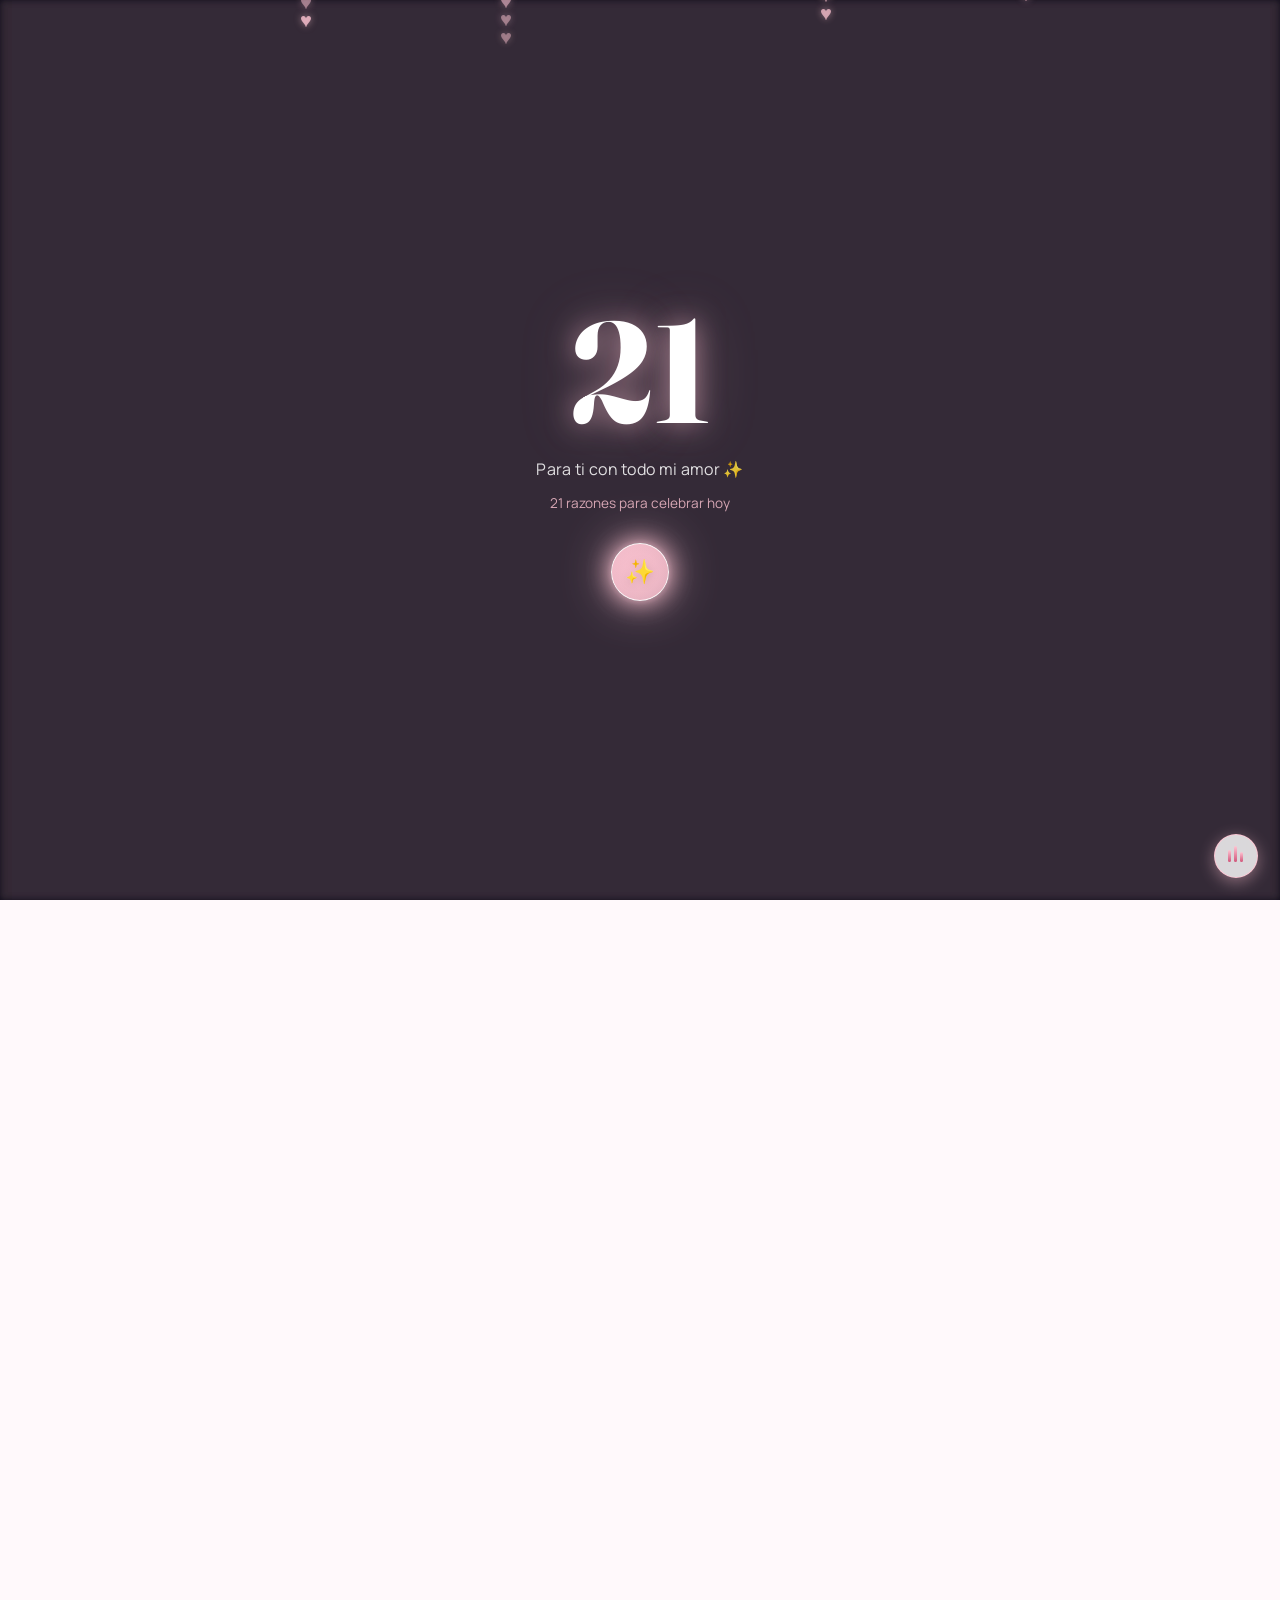
<file: index.html>
<!DOCTYPE html>
<html lang="es">

<head>
  <meta charset="UTF-8">
  <meta name="viewport" content="width=device-width, initial-scale=1.0, viewport-fit=cover">
  <title>Feliz Cumpleaños Edith 🎂</title>

  <!-- Google Fonts -->
  <link rel="preconnect" href="https://fonts.googleapis.com">
  <link rel="preconnect" href="https://fonts.gstatic.com" crossorigin>
  <link
    href="https://fonts.googleapis.com/css2?family=Caveat:wght@500;600;700&family=Cormorant+Garamond:ital,wght@0,400;0,500;1,400&family=Fraunces:ital,wght@0,400;0,500;0,600;0,700;1,500;1,600&family=Fredoka:wght@600;700&family=Manrope:wght@400;500;600;700;800&family=Noto+Color+Emoji&display=swap"
    rel="stylesheet">

  <!-- Estilos CSS Modularizados -->
  <link rel="stylesheet" href="css/style.css">
</head>

<body class="locked">

  <!-- ============================================================
       PANTALLA DE CARGA (LOADER)
       ============================================================ -->
  <div id="loading-screen">
    <canvas id="matrix-canvas" aria-hidden="true"></canvas>
    <div class="loading-content">
      <div class="loading-number" id="loading-number">0</div>
      <p class="loading-label" id="loading-label">Preparando tu sorpresa…</p>
      <p class="loading-sub">21 razones para celebrar hoy</p>
      <button type="button" class="enter-btn enter-btn--icon" id="enter-btn" aria-label="Entrar a tu sorpresa">
        <span class="enter-btn-glow" aria-hidden="true"></span>
        <span class="enter-icon" aria-hidden="true">✨</span>
      </button>
      <button type="button" class="skip-btn" id="skip-btn">Saltar</button>
    </div>
  </div>

  <!-- ============================================================
       SITIO PRINCIPAL
       ============================================================ -->
  <!-- Lienzo de partículas interactivas de fondo -->
  <canvas id="particles-canvas" aria-hidden="true"></canvas>

  <div id="site">

    <!-- 1. HERO (Sección principal con stickers decorativos) -->
    <section class="hero" id="hero">

      <!-- Contenedor de efectos y confeti ambiental exclusivo del Hero -->
      <div class="hero-fx-container" id="hero-fx-container" aria-hidden="true">
        <canvas id="hero-ambient-canvas" class="hero-ambient-canvas"></canvas>
      </div>

      <!-- ============================================================
           MÁRGENES LATERALES INTERACTIVOS (COLLAGE DE STICKERS EN HERO)
           ============================================================ -->
      <!-- Lateral Izquierdo (7 Personajes) -->
      <aside class="sticker-margin sticker-margin--left" id="margin-left" aria-label="Personajes decorativos izquierda">
        <button type="button" class="sticker-item" data-sound="minion" aria-label="Minion">
          <img src="assets/Personajes/minion.png" alt="Minion" class="sticker-img">
        </button>
        <button type="button" class="sticker-item" data-sound="tifa" aria-label="Tifa">
          <img src="assets/Personajes/tifa.png" alt="Tifa" class="sticker-img">
        </button>
        <button type="button" class="sticker-item" data-sound="jin" aria-label="Jin">
          <img src="assets/Personajes/jin.png" alt="Jin" class="sticker-img">
        </button>
        <button type="button" class="sticker-item" data-sound="annie" aria-label="Annie">
          <img src="assets/Personajes/annie.png" alt="Annie" class="sticker-img">
        </button>
        <button type="button" class="sticker-item" data-sound="pim-gorro" aria-label="Pim con gorro">
          <img src="assets/Personajes/pim-gorro.png" alt="Pim con gorro" class="sticker-img sticker-img--pim">
        </button>
        <button type="button" class="sticker-item" data-sound="tommy" aria-label="Tommy">
          <img src="assets/Personajes/tommy.png" alt="Tommy" class="sticker-img">
        </button>
        <button type="button" class="sticker-item sticker-item--bottom-pinned" data-sound="yakuza" aria-label="Yakuza">
          <img src="assets/Personajes/yakuza.png" alt="Yakuza" class="sticker-img">
        </button>
      </aside>

      <!-- Lateral Derecho (7 Personajes) -->
      <aside class="sticker-margin sticker-margin--right" id="margin-right" aria-label="Personajes decorativos derecha">
        <button type="button" class="sticker-item" data-sound="gyro" aria-label="Gyro">
          <img src="assets/Personajes/gyro.png" alt="Gyro" class="sticker-img">
        </button>
        <button type="button" class="sticker-item" data-sound="ash" aria-label="Ash">
          <img src="assets/Personajes/ash.png" alt="Ash" class="sticker-img">
        </button>
        <button type="button" class="sticker-item" data-sound="bruno" aria-label="Bruno">
          <img src="assets/Personajes/bruno.png" alt="Bruno" class="sticker-img">
        </button>
        <button type="button" class="sticker-item" data-sound="clark" aria-label="Clark">
          <img src="assets/Personajes/clark.png" alt="Clark" class="sticker-img">
        </button>
        <button type="button" class="sticker-item" data-sound="hamudd" aria-label="Hamudd">
          <img src="assets/Personajes/hamudd.png" alt="Hamudd" class="sticker-img">
        </button>
        <button type="button" class="sticker-item" data-sound="noctis" aria-label="Noctis">
          <img src="assets/Personajes/noctis.png" alt="Noctis" class="sticker-img">
        </button>
        <button type="button" class="sticker-item sticker-item--bottom-pinned" data-sound="miku"
          aria-label="Hatsune Miku">
          <img src="assets/Personajes/miku.png" alt="Hatsune Miku" class="sticker-img">
        </button>
      </aside>

      <div class="hero-image-wrap">
        <div class="hero-surprise-aura" aria-hidden="true"></div>
        <img src="assets/mainetid.png" alt="Edith de pequeña" class="hero-img">
      </div>
      <span class="hero-heart" aria-hidden="true">♡</span>
      <h1 class="hero-title">
        <span class="hero-greeting">Feliz cumpleaños</span>
        <button type="button" class="hero-name-sticker-btn" id="heroNameStickerBtn" aria-label="Nombre: Edith"
          title="Edith ✨">
          <img src="assets/nombres edith/Edith.png" alt="Edith" id="heroNameStickerImg" class="hero-name-sticker-img"
            draggable="false" />
        </button>
      </h1>
      <p class="hero-sub">Felicitándo al amor de mi vida hoy en su día especial.</p>
      <span class="scroll-hint" aria-hidden="true"></span>
    </section>

    <!-- ÁREA CON MÁRGENES LATERALES VICHY (desde el Hero hasta el final) -->
    <div class="flanked-content" id="flanked-content">
      <!-- Columnas laterales con textura vichy -->
      <div class="side-flank-col side-flank-col--left" aria-hidden="true">
        <div class="side-flank"></div>
      </div>
      <div class="side-flank-col side-flank-col--right" aria-hidden="true">
        <div class="side-flank"></div>
      </div>

      <!-- 2. CARTA / SOBRE INTERACTIVO -->
      <section class="letter-section zone-stage" id="letter">

        <!-- Collage decorativo plano en los márgenes de Section 2 (La Carta) -->
        <div class="letter-collage" aria-label="Collage decorativo en márgenes de la carta">

          <!-- Margen lateral izquierdo (en desorden, dentro del margen) -->
          <div class="letter-collage-margin letter-collage-margin--left">
            <!-- 1. Yo (Esquina superior izquierda, no interactivo, sin salir de la sección) -->
            <div class="collage-item collage-item--yo-corner" title="Recuerdo especial">
              <img src="assets/collage section carta/yo left upper corner.jpg" alt="Foto recuerdo"
                class="collage-img collage-img--flat-photo" loading="lazy">
            </div>

            <!-- 2. Estrella verde (Acento flotante) -->
            <div class="collage-item collage-item--star" aria-hidden="true">
              <img src="assets/collage section carta/star green.png" alt="" class="collage-img" loading="lazy">
            </div>

            <!-- 3. Te amo -->
            <div class="collage-item collage-item--te-amo" aria-hidden="true">
              <img src="assets/collage section carta/te amo.png" alt="" class="collage-img" loading="lazy">
            </div>

            <!-- 4. Cute dibujo nosotros -->
            <div class="collage-item collage-item--cute-us" aria-hidden="true">
              <img src="assets/collage section carta/cute dibujo us.png" alt="" class="collage-img" loading="lazy">
            </div>

            <!-- 5. Búho tierno -->
            <div class="collage-item collage-item--owl" aria-hidden="true">
              <img src="assets/collage section carta/owl.png" alt="" class="collage-img" loading="lazy">
            </div>

            <!-- 6. Persona 3 Disk interactivo (reproduce Color Your Night) -->
            <button type="button" class="collage-item collage-item--persona-disk" id="personaDiskBtn"
              aria-label="Reproducir Color Your Night (Persona 3)" title="Persona 3: Color Your Night 🎵">
              <img src="assets/collage section carta/persona  3disk.png" alt="Disco Persona 3" class="collage-img" draggable="false">
            </button>

            <!-- 7. Flores (Esquina inferior izquierda) -->
            <div class="collage-item collage-item--flowers" aria-hidden="true">
              <img src="assets/collage section carta/flowers.png" alt="" class="collage-img" loading="lazy">
            </div>
          </div>

          <!-- Margen lateral derecho (en desorden, dentro del margen) -->
          <div class="letter-collage-margin letter-collage-margin--right">
            <!-- 8. Ella (Esquina superior derecha, foto plana) -->
            <div class="collage-item collage-item--ella-corner" title="Edith">
              <img src="assets/collage section carta/ella right lower corner.jpg" alt="Foto Edith"
                class="collage-img collage-img--flat-photo" loading="lazy">
            </div>

            <!-- 9. Mariposas (Acento flotante) -->
            <div class="collage-item collage-item--mariposas" aria-hidden="true">
              <img src="assets/collage section carta/mariposas.png" alt="" class="collage-img" loading="lazy">
            </div>

            <!-- 10. Happy Birthday -->
            <div class="collage-item collage-item--happy-bday" aria-hidden="true">
              <img src="assets/collage section carta/happy bday.png" alt="" class="collage-img" loading="lazy">
            </div>

            <!-- 11. Pastel interactivo (Cake Dots) [Único elemento interactivo con efecto al clickear] -->
            <button type="button" class="collage-item collage-item--cake" id="collageCakeBtn"
              aria-label="Pastel de cumpleaños" title="Pastel de cumpleaños ✨">
              <img src="assets/collage section carta/cake dots.png" alt="Pastel decorativo" class="collage-img"
                draggable="false">
            </button>

            <!-- 12. Signo de exclamación -->
            <div class="collage-item collage-item--exclamation" aria-hidden="true">
              <img src="assets/collage section carta/!.png" alt="" class="collage-img" loading="lazy">
            </div>

            <!-- 13. Sylvanian -->
            <div class="collage-item collage-item--sylvanian" aria-hidden="true">
              <img src="assets/collage section carta/sylvanian.png" alt="" class="collage-img" loading="lazy">
            </div>

            <!-- 14. 2026 -->
            <div class="collage-item collage-item--year" aria-hidden="true">
              <img src="assets/collage section carta/2026.png" alt="" class="collage-img" loading="lazy">
            </div>

            <!-- 15. Globos de cumpleaños (Esquina inferior derecha, invade la sección inferior) -->
            <div class="collage-item collage-item--balloons" aria-hidden="true">
              <img src="assets/collage section carta/baloons bday.png" alt="" class="collage-img" loading="lazy">
            </div>
          </div>

        </div>

        <div class="wrap envelope-wrap">
          <div class="section-head reveal-on-scroll">
            <h2>Una carta para ti</h2>

          </div>

          <div class="envelope-scene reveal-on-scroll" id="envelopeScene">
            <div class="envelope" id="envelope" tabindex="0" role="button" aria-expanded="false"
              aria-label="Abrir sobre para leer la carta">
              <div class="env-body"></div>

              <div class="letter" id="letterPaper">
                <div class="letter-paper-inner">
                  <span class="star s1" aria-hidden="true"></span>
                  <span class="star s2" aria-hidden="true"></span>
                  <span class="star s3" aria-hidden="true"></span>
                  <div class="letter-text" id="letterText">
                    <p class="letter-greeting">Mi querida Edith,</p>
                    <p>Hoy celebramos tus 21 años y todo lo maravilloso que traes a la vida de todos los que te amamos.
                      que un año más, sigues aquí con nosotros haciéndonos felices y sobre todo haciéndome feliz a mí.
                    </p>
                    <p>Agradezco a dios, agradezco a la vida al destino por habernos juntado, por haberme dado al amor
                      de mi vida y hoy quiero hacerle honor a esa persona que tanto adoro. Simplemente te mereces lo
                      mejor, porque tú eres lo mejor, eres una persona y una mujer maravillosa con un hermoso corazón, a
                      pesar de no ser las circunstancias perfectas, hoy deberías de estar feliz, de cumplir un año más y
                      de estar llena de amor, te amo kamila, te amo edith felicidades mi amor feliz cumpleaños te adoro
                      tanto, te deseo todo lo mejor del mundo ♡♡♡.</p>
                    <p class="letter-closing">Con todo mi cariño,</p>
                    <span class="letter-signature">Felices 21 ✨</span>
                  </div>
                </div>
              </div>

              <div class="env-flap"></div>

              <div class="seal" aria-hidden="true">
                <svg viewBox="0 0 100 100">
                  <circle cx="50" cy="50" r="46" fill="#f4ede2" />
                  <circle cx="50" cy="50" r="46" fill="none" stroke="#d5c8b2" stroke-width="2" />
                  <path d="M50 20 C 46 32, 34 34, 30 44 C 40 42, 46 46, 48 54
                           C 44 62, 34 64, 32 74 C 44 70, 52 72, 56 80
                           C 58 68, 66 64, 70 56 C 60 58, 54 52, 54 44
                           C 62 40, 66 30, 62 22 C 56 30, 50 30, 50 20 Z" fill="none" stroke="#bda88b"
                    stroke-width="1.8" />
                </svg>
              </div>
            </div>

            <p class="letter-hint" id="envelope-hint">Abre el sobre</p>
            <button class="close-btn" id="closeBtn" type="button" aria-label="Cerrar la carta">✕</button>
          </div>
        </div>
      </section>

      <!-- Separador decorativo entre Zona 2 y Zona 3 -->
      <div class="zone-divider" aria-hidden="true">
        <span class="zone-divider-line"></span>
        <span class="zone-divider-symbol">✧</span>
        <span class="zone-divider-line"></span>
      </div>

      <!-- SVG gradiente reutilizable para el trazo animado -->
      <svg width="0" height="0" class="visually-hidden" aria-hidden="true">
        <defs>
          <linearGradient id="pj-underline-grad" x1="0%" y1="0%" x2="100%" y2="0%">
            <stop offset="0%" stop-color="#FFC5D3" />
            <stop offset="100%" stop-color="#96C6E0" />
          </linearGradient>
        </defs>
      </svg>

      <!-- 3. COMPARACIÓN FOTOGRÁFICA / CRECIMIENTO -->
      <section class="growth-section zone-stage" id="growth">
        <div class="growth-wrap">
          <div class="growth-grid">

            <!-- Deslizador: Edith de niña -->
            <div class="growth-slider-col growth-left reveal-on-scroll">
              <div class="growth-frame-glow">
                <div class="growth-frame" id="sliderNina"></div>
              </div>
            </div>

            <!-- Columna central de texto emotivo -->
            <div class="growth-text-col reveal-on-scroll" id="textCol">
              <p class="growth-eyebrow-line">El mismo <span class="growth-grad-word">corazón</span> tan puro</p>
              <p class="growth-note-text">Desde siempre fuiste una niña muy tímida y linda, has crecido y te has
                convertido en una mujer hermosa, con ese <span class="growth-highlight">corazón tan puro<svg
                    viewBox="0 0 140 9" aria-hidden="true">
                    <path d="M2 6 Q 35 1, 70 5 T 138 4" />
                  </svg></span> y lindo que estoy seguro que siempre has tenido, sigue siendo así, sigue siendo esa
                mujer, jamás pierdas ese corazón tan lindo que tienes, desde tus 19 años que nos conocimos ahora ya a
                tus 21 solo espero poder seguir haciéndote feliz, toda la vida. Todos te amamos demasiado, eres una
                persona fascinante, ¡Feliz cumpleaños, mi Kami, mi Edith, mi preciosa mujer!</p>
            </div>

            <!-- Deslizador: Edith hoy -->
            <div class="growth-slider-col growth-right reveal-on-scroll">
              <div class="growth-frame-glow">
                <div class="growth-frame" id="sliderHoy"></div>
              </div>
            </div>

          </div>
        </div>
      </section>

      <!-- Separador decorativo entre Zona 3 y Zona 4 -->
      <div class="zone-divider" aria-hidden="true">
        <span class="zone-divider-line"></span>
        <span class="zone-divider-symbol">✧</span>
        <span class="zone-divider-line"></span>
      </div>

      <!-- 4. GALERÍA DE RECUERDOS -->
      <section class="gallery-section zone-stage" id="gallery">
        <div class="wrap gallery-wrap">
          <div class="section-head reveal-on-scroll">
            <h2>Mis momentos a tu lado</h2>
            <p id="gallery-subhead">Ocho instantes inolvidables ✨</p>
          </div>

          <!-- Banner interactivo de progreso y modo nostalgia -->
          <div class="gallery-memory-header" id="gallery-memory-header" aria-live="polite">
            <div class="gallery-progress-badge" id="gallery-progress-badge">
              <span class="gallery-progress-icon">✨</span>
              <span class="gallery-progress-text" id="gallery-progress-text">Voltea las 8 tarjetas para descubrir una
                sorpresa (0/8)</span>
            </div>
            <div class="memory-reel-banner" id="memory-reel-banner" aria-hidden="true">
              <span class="memory-reel-pill" id="memory-reel-pill">Capítulo de recuerdos</span>
              <h3 class="memory-reel-title" id="memory-reel-title">Reviviendo nuestros momentos…</h3>
              <p class="memory-reel-subtitle" id="memory-reel-subtitle">Un viaje por todo lo que hemos compartido</p>
            </div>
          </div>

          <div class="gallery-grid" id="gallery-grid">
            <!-- Las tarjetas se generan dinámicamente desde js/config.js y js/gallery.js -->
          </div>
        </div>
      </section>

      <!-- Separador decorativo entre Zona 4 y Zona 5 -->
      <div class="zone-divider" aria-hidden="true">
        <span class="zone-divider-line"></span>
        <span class="zone-divider-symbol">✧</span>
        <span class="zone-divider-line"></span>
      </div>

      <!-- 5. DESEO / VELAS / PASTEL -->
      <section class="wish-section zone-stage" id="wish">
        <div class="wrap" style="display:flex; flex-direction:column; align-items:center;">
          <div class="section-head reveal-on-scroll">
            <h2>Pide un deseo</h2>
            <p>Pide un deseo y apaga cada vela</p>
          </div>

          <div class="cake-scene reveal-on-scroll">
            <div class="cake-watermark" aria-hidden="true">21</div>
            <div class="cake-candles" id="cake-candles" aria-label="21 velas de cumpleaños">
              <div class="candles-row candles-row--back">
                <div class="candle candle--pink" tabindex="0" role="button" aria-label="Apagar vela 1">
                  <div class="flame"></div>
                </div>
                <div class="candle candle--blue" tabindex="0" role="button" aria-label="Apagar vela 2">
                  <div class="flame"></div>
                </div>
                <div class="candle candle--gold" tabindex="0" role="button" aria-label="Apagar vela 3">
                  <div class="flame"></div>
                </div>
                <div class="candle candle--lilac" tabindex="0" role="button" aria-label="Apagar vela 4">
                  <div class="flame"></div>
                </div>
                <div class="candle candle--mint" tabindex="0" role="button" aria-label="Apagar vela 5">
                  <div class="flame"></div>
                </div>
                <div class="candle candle--pink" tabindex="0" role="button" aria-label="Apagar vela 6">
                  <div class="flame"></div>
                </div>
                <div class="candle candle--blue" tabindex="0" role="button" aria-label="Apagar vela 7">
                  <div class="flame"></div>
                </div>
                <div class="candle candle--gold" tabindex="0" role="button" aria-label="Apagar vela 8">
                  <div class="flame"></div>
                </div>
                <div class="candle candle--lilac" tabindex="0" role="button" aria-label="Apagar vela 9">
                  <div class="flame"></div>
                </div>
                <div class="candle candle--mint" tabindex="0" role="button" aria-label="Apagar vela 10">
                  <div class="flame"></div>
                </div>
                <div class="candle candle--pink" tabindex="0" role="button" aria-label="Apagar vela 11">
                  <div class="flame"></div>
                </div>
              </div>
              <div class="candles-row candles-row--front">
                <div class="candle candle--blue" tabindex="0" role="button" aria-label="Apagar vela 12">
                  <div class="flame"></div>
                </div>
                <div class="candle candle--gold" tabindex="0" role="button" aria-label="Apagar vela 13">
                  <div class="flame"></div>
                </div>
                <div class="candle candle--lilac" tabindex="0" role="button" aria-label="Apagar vela 14">
                  <div class="flame"></div>
                </div>
                <div class="candle candle--mint" tabindex="0" role="button" aria-label="Apagar vela 15">
                  <div class="flame"></div>
                </div>
                <div class="candle candle--pink" tabindex="0" role="button" aria-label="Apagar vela 16">
                  <div class="flame"></div>
                </div>
                <div class="candle candle--blue" tabindex="0" role="button" aria-label="Apagar vela 17">
                  <div class="flame"></div>
                </div>
                <div class="candle candle--gold" tabindex="0" role="button" aria-label="Apagar vela 18">
                  <div class="flame"></div>
                </div>
                <div class="candle candle--lilac" tabindex="0" role="button" aria-label="Apagar vela 19">
                  <div class="flame"></div>
                </div>
                <div class="candle candle--mint" tabindex="0" role="button" aria-label="Apagar vela 20">
                  <div class="flame"></div>
                </div>
                <div class="candle candle--gold" tabindex="0" role="button" aria-label="Apagar vela 21">
                  <div class="flame"></div>
                </div>
              </div>
            </div>
            <div class="cake-body" id="cake-body">
              <div class="cake-frosting" aria-hidden="true"></div>
              <div class="cake-tier"></div>
            </div>
          </div>
          <p class="wish-hint" id="wish-hint">Faltan 21 velas por apagar</p>

          <div class="wish-message" id="wish-message">
            <span class="wish-badge-celebration" aria-hidden="true">✦ ¡21 Deseos Cumplidos! ✦</span>
            <p>¡Feliz cumpleaños número 21, Edith! Este es tu día, sé feliz hoy y siempre te adoro con toda mi alma mi
              preciosa mujer. 🎉💙
            </p>
          </div>
        </div>
      </section>

      <!-- 6. FOOTER -->
      <footer>
        <span class="footer-heart" aria-hidden="true">♡</span>
        <p>We are infinite</p>
        <span class="footer-sign">21.09</span>
      </footer>

    </div>

  </div>

  <!-- Botón flotante de control de música (silenciar/activar) -->
  <button type="button" class="music-toggle-btn" id="musicToggleBtn" aria-label="Silenciar música"
    title="Silenciar música">
    <span class="music-icon-playing" aria-hidden="true">
      <span class="music-bar bar-1"></span>
      <span class="music-bar bar-2"></span>
      <span class="music-bar bar-3"></span>
    </span>
    <span class="music-icon-muted" aria-hidden="true">🔇</span>
  </button>

  <!-- ============================================================
       SCRIPTS MODULARIZADOS
       ============================================================ -->
  <!-- Configuración personalizable (mensajes, recuerdos, datos) -->
  <script defer src="js/config.js"></script>
  <!-- Lógica de la pantalla de carga (Matrix y contador con avance) -->
  <script defer src="js/loader.js"></script>
  <!-- Fondo interactivo de partículas -->
  <script defer src="js/particles.js"></script>
  <!-- Interacción del sobre y carta -->
  <script defer src="js/envelope.js"></script>
  <!-- Doble carrusel comparativo de fotos -->
  <script defer src="js/photo-slider.js"></script>
  <!-- Galería interactiva de tarjetas con giro 3D -->
  <script defer src="js/gallery.js"></script>
  <!-- Pastel, soplado de velas y confeti -->
  <script defer src="js/cake.js"></script>
  <!-- Sistema de música contextual por secciones y transiciones -->
  <script defer src="js/music.js"></script>
  <!-- Efectos de transición sorpresa y confeti exclusivo del Hero -->
  <script defer src="js/hero-surprise.js"></script>
  <!-- Inicialización y orquestación general -->
  <script defer src="js/main.js"></script>
  <!-- Stickers interactivos y audio -->
  <script defer src="js/stickers.js"></script>

</body>

</html>
</file>
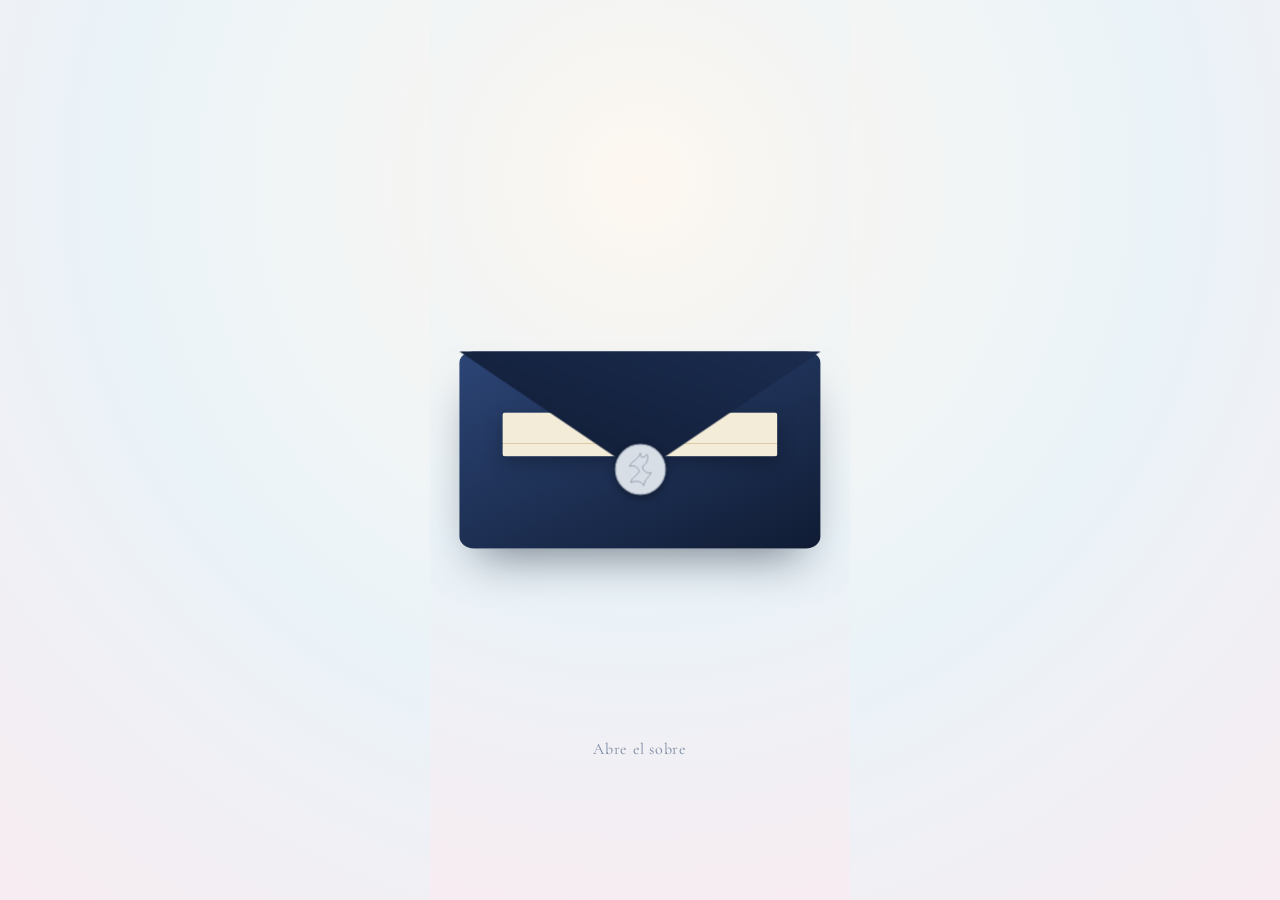
<file: carta-sobre.html>
<!DOCTYPE html>
<html lang="es">
<head>
<meta charset="UTF-8">
<meta name="viewport" content="width=device-width, initial-scale=1">
<title>Una carta para ti</title>
<link rel="preconnect" href="https://fonts.googleapis.com">
<link href="https://fonts.googleapis.com/css2?family=Caveat:wght@500;600;700&family=Cormorant+Garamond:ital,wght@0,400;0,500;1,400&display=swap" rel="stylesheet">
<style>
  :root{
    --navy-dark:#101c34;
    --navy:#1b2c4f;
    --navy-light:#2c4576;
    --cream:#f3ecd8;
    --line:#ddc9a3;
    --blue:#96C6E0;
    --pink:#FFC5D3;
    --ink:#2b2a26;
  }

  *{ box-sizing:border-box; }

  html,body{
    height:100%;
    margin:0;
    background:radial-gradient(circle at 50% 20%, #fdf7f0, #eaf3f8 55%, #f7ecf1 100%);
    font-family:'Cormorant Garamond', serif;
    color:var(--ink);
    display:flex;
    align-items:center;
    justify-content:center;
    overflow:hidden;
  }

  .stage{
    position:relative;
    width:min(92vw,420px);
    height:min(82vh,580px);
  }

  .hint{
    position:absolute;
    left:50%;
    bottom:-6%;
    transform:translateX(-50%);
    letter-spacing:.04em;
    font-size:clamp(.85rem,2.2vw,1rem);
    color:#7c8aa3;
    transition:opacity .4s ease;
    white-space:nowrap;
  }
  .stage.open .hint{ opacity:0; pointer-events:none; }

  /* ---------- envelope ---------- */
  .envelope{
    position:absolute;
    left:50%; top:50%;
    width:86%; height:34%;
    transform:translate(-50%,-50%);
    perspective:1000px;
    cursor:pointer;
    transition:width 1s cubic-bezier(.65,.05,.3,1) .35s,
               height 1s cubic-bezier(.65,.05,.3,1) .35s;
    animation:idleFloat 3.4s ease-in-out infinite;
  }
  .envelope:focus-visible{ outline:3px solid var(--blue); outline-offset:6px; }
  .stage.open .envelope{
    width:100%; height:96%;
    cursor:default;
    animation:none;
  }

  @keyframes idleFloat{
    0%,100%{ transform:translate(-50%,-50%) translateY(0); }
    50%{ transform:translate(-50%,-50%) translateY(-3%); }
  }

  .env-body{
    position:absolute; inset:0;
    border-radius:4% / 6%;
    background:linear-gradient(155deg,var(--navy-light),var(--navy-dark));
    box-shadow:0 25px 45px -18px rgba(10,20,40,.55);
  }

  .env-flap{
    position:absolute;
    top:0; left:0; width:100%; height:62%;
    clip-path:polygon(0 0,100% 0,50% 100%);
    background:linear-gradient(200deg,var(--navy),var(--navy-dark));
    transform-origin:top center;
    transform-style:preserve-3d;
    backface-visibility:hidden;
    z-index:4;
    transition:transform .9s cubic-bezier(.7,.05,.3,1) 0s,
               z-index 0s .5s;
  }
  .stage.open .env-flap{
    transform:rotateX(180deg);
    z-index:1;
    transition:transform .9s cubic-bezier(.7,.05,.3,1) .1s,
               z-index 0s .15s;
  }

  .seal{
    position:absolute;
    top:60%; left:50%;
    width:15%; aspect-ratio:1;
    transform:translate(-50%,-50%);
    z-index:5;
    transition:transform .45s ease, opacity .4s ease;
  }
  .seal svg{ width:100%; height:100%; display:block; filter:drop-shadow(0 3px 4px rgba(0,0,0,.35)); }
  .stage.open .seal{
    transform:translate(-50%,-50%) scale(.25) rotate(35deg);
    opacity:0;
  }

  /* ---------- letter ---------- */
  .letter{
    position:absolute;
    left:12%; right:12%;
    top:31%; bottom:47%;
    z-index:2;
    border-radius:3px;
    overflow:hidden;
    box-shadow:0 6px 18px rgba(0,0,0,.25);
    transition:top 1s cubic-bezier(.6,.05,.25,1) .5s,
               bottom 1s cubic-bezier(.6,.05,.25,1) .5s,
               left .85s ease .5s,
               right .85s ease .5s,
               z-index 0s .3s;
  }
  .stage.open .letter{
    left:5%; right:5%;
    top:6%; bottom:6%;
    z-index:6;
  }

  .letter-paper{
    position:relative;
    width:100%; height:100%;
    background:
      repeating-linear-gradient(var(--cream),var(--cream) calc(2em - 1px),var(--line) calc(2em - 1px),var(--line) 2em);
    padding:8% 8% 6%;
  }

  .letter-text{
    width:100%; height:100%;
    overflow-y:auto;
    font-family:'Caveat','Cormorant Garamond',cursive;
    font-size:clamp(1.1rem,3.4vw,1.5rem);
    line-height:2em;
    color:#3a3222;
    outline:none;
    opacity:0;
    transition:opacity .5s ease 1.35s;
  }
  .stage.open .letter-text{ opacity:1; }
  .letter-text:empty:before{
    content:attr(data-placeholder);
    color:#a9997a;
  }

  .star{
    position:absolute;
    width:9%; aspect-ratio:1;
    clip-path:polygon(50% 0%,63% 35%,100% 38%,72% 60%,82% 96%,50% 76%,18% 96%,28% 60%,0% 38%,37% 35%);
    opacity:0;
    transform:scale(.3) rotate(-15deg);
    transition:opacity .5s ease 1.15s, transform .5s cubic-bezier(.4,1.6,.6,1) 1.15s;
  }
  .star.s1{ top:5%; left:6%; background:var(--blue); }
  .star.s2{ top:4%; left:15%; width:6%; background:var(--navy); transform-origin:center; }
  .star.s3{ bottom:6%; right:8%; background:var(--pink); }
  .stage.open .star{ opacity:.9; transform:scale(1) rotate(-8deg); }

  /* ---------- close button ---------- */
  .close-btn{
    position:absolute;
    top:2%; right:2%;
    width:36px; height:36px;
    border-radius:50%;
    border:none;
    background:rgba(20,30,55,.75);
    color:#f4efe2;
    font-size:1.1rem;
    line-height:1;
    cursor:pointer;
    z-index:9;
    opacity:0;
    pointer-events:none;
    transition:opacity .4s ease 1.6s, transform .2s ease;
  }
  .stage.open .close-btn{ opacity:1; pointer-events:auto; }
  .close-btn:hover{ transform:scale(1.08); }

  @media (prefers-reduced-motion: reduce){
    .envelope,.env-flap,.letter,.seal,.star,.close-btn,.letter-text{
      transition-duration:.01ms !important;
      animation:none !important;
    }
  }
</style>
</head>
<body>

<div class="stage" id="stage">

  <div class="envelope" id="envelope" tabindex="0" role="button"
       aria-label="Abrir sobre para leer y escribir la carta">
    <div class="env-body"></div>

    <div class="letter">
      <div class="letter-paper">
        <span class="star s1"></span>
        <span class="star s2"></span>
        <span class="star s3"></span>
        <div class="letter-text" id="letterText" contenteditable="false"
             data-placeholder="Escribe aquí tu carta..."></div>
      </div>
    </div>

    <div class="env-flap"></div>

    <div class="seal">
      <svg viewBox="0 0 100 100">
        <circle cx="50" cy="50" r="46" fill="#d7dee6"/>
        <circle cx="50" cy="50" r="46" fill="none" stroke="#aeb8c4" stroke-width="2"/>
        <path d="M50 20 C 46 32, 34 34, 30 44 C 40 42, 46 46, 48 54
                 C 44 62, 34 64, 32 74 C 44 70, 52 72, 56 80
                 C 58 68, 66 64, 70 56 C 60 58, 54 52, 54 44
                 C 62 40, 66 30, 62 22 C 56 30, 50 30, 50 20 Z"
              fill="none" stroke="#8b96a5" stroke-width="1.6"/>
      </svg>
    </div>
  </div>

  <p class="hint" id="hint">Abre el sobre</p>
  <button class="close-btn" id="closeBtn" aria-label="Cerrar la carta">✕</button>
</div>

<script>
  const stage = document.getElementById('stage');
  const envelope = document.getElementById('envelope');
  const closeBtn = document.getElementById('closeBtn');
  const letterText = document.getElementById('letterText');

  function openLetter(){
    if (stage.classList.contains('open')) return;
    stage.classList.add('open');
    letterText.setAttribute('contenteditable', 'true');
    setTimeout(() => letterText.focus(), 1450);
  }

  function closeLetter(){
    stage.classList.remove('open');
    letterText.blur();
    letterText.setAttribute('contenteditable', 'false');
  }

  envelope.addEventListener('click', openLetter);
  envelope.addEventListener('keydown', (e) => {
    if (e.key === 'Enter' || e.key === ' '){
      e.preventDefault();
      openLetter();
    }
  });

  closeBtn.addEventListener('click', (e) => {
    e.stopPropagation();
    closeLetter();
  });
</script>

</body>
</html>
</file>
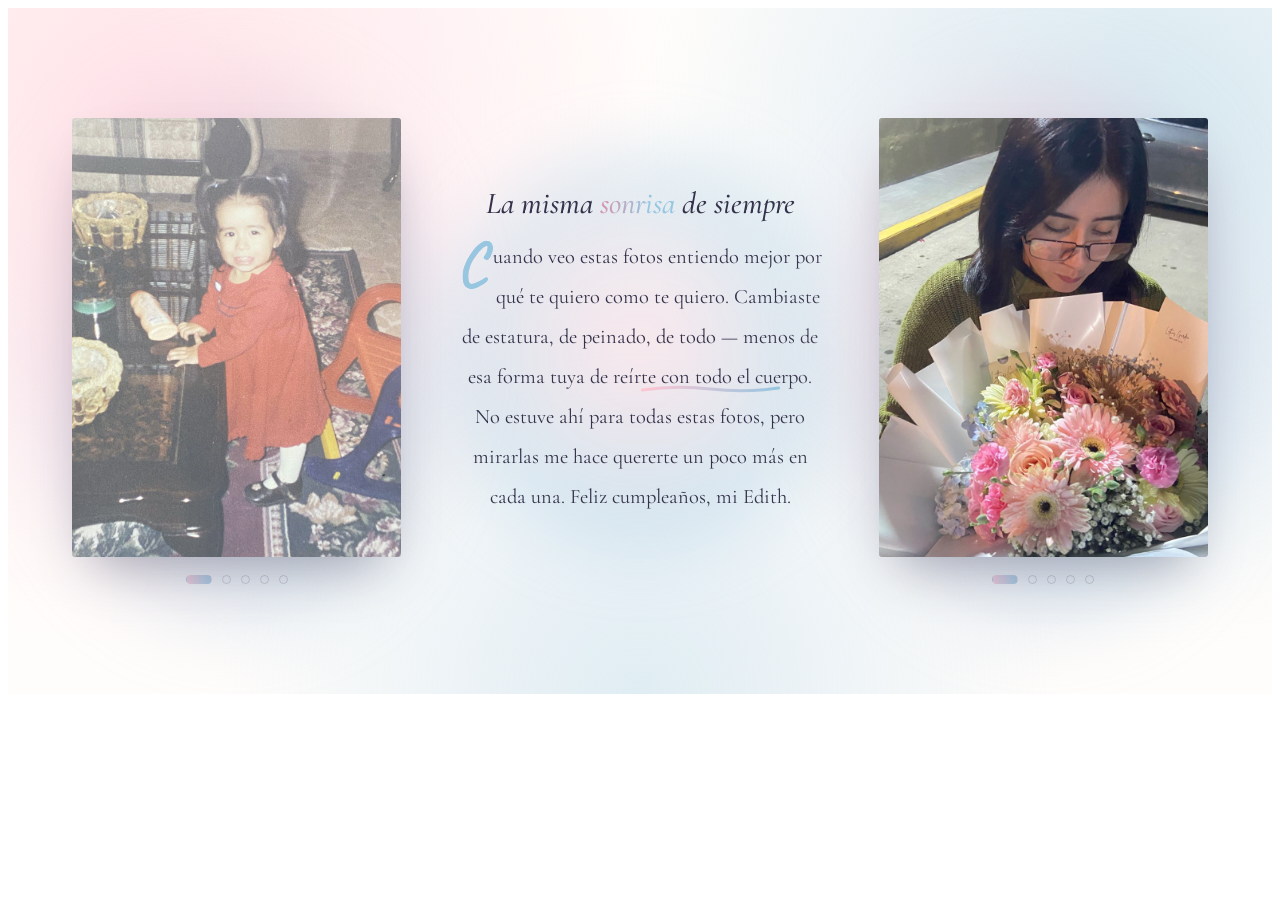
<file: seccion-fotos-edith-v2.html>
<!DOCTYPE html>
<html lang="es">
<head>
<meta charset="UTF-8">
<meta name="viewport" content="width=device-width, initial-scale=1">
<title>Edith</title>
<link rel="preconnect" href="https://fonts.googleapis.com">
<link href="https://fonts.googleapis.com/css2?family=Caveat:wght@500;600;700&family=Cormorant+Garamond:ital,wght@0,400;0,500;1,400&display=swap" rel="stylesheet">
<style>
  /*
    Clases prefijadas con "pj-" para poder copiar solo <section class="pj-wrap">
    y este <style> a la página principal sin choques.
  */
  :root{
    --blue:#96C6E0;
    --pink:#FFC5D3;
    --ink:#34324a;
  }

  .pj-wrap{
    position:relative;
    overflow:hidden;
    font-family:'Cormorant Garamond', serif;
    color:var(--ink);
    background:
      radial-gradient(circle at 10% 15%, rgba(255,197,211,.45), transparent 42%),
      radial-gradient(circle at 90% 20%, rgba(150,198,224,.4), transparent 40%),
      radial-gradient(circle at 50% 100%, rgba(150,198,224,.3), transparent 45%),
      #fffdfb;
    padding:clamp(56px,9vw,110px) clamp(20px,5vw,64px);
  }

  .pj-grid{
    display:grid;
    grid-template-columns:1fr minmax(280px,340px) 1fr;
    align-items:center;
    gap:clamp(28px,4vw,56px);
    max-width:1180px;
    margin:0 auto;
    position:relative;
    z-index:1;
    transition:max-width .3s ease;
  }
  @media (max-width:900px){
    .pj-grid{ grid-template-columns:1fr; justify-items:center; }
    .pj-slider-col.pj-left{ order:1; }
    .pj-text-col{ order:2; margin:8px 0; }
    .pj-slider-col.pj-right{ order:3; }
  }

  /* Pantallas medianas y laptops (desde 901px) */
  @media (min-width:901px){
    .pj-grid{
      max-width:1300px;
      grid-template-columns:1fr minmax(280px,360px) 1fr;
      gap:clamp(28px,3vw,48px);
    }
  }

  /* Pantallas grandes de escritorio y laptops estándar (desde 1200px) */
  @media (min-width:1200px){
    .pj-grid{
      max-width:1480px;
      grid-template-columns:1fr minmax(300px,380px) 1fr;
      gap:clamp(34px,3.8vw,58px);
    }
  }

  /* Monitores de alta resolución y pantallas amplias (desde 1536px) */
  @media (min-width:1536px){
    .pj-grid{
      max-width:1640px;
      grid-template-columns:1fr minmax(320px,420px) 1fr;
      gap:64px;
    }
  }

  /* ---------- sliders ---------- */
  .pj-slider-col{ width:100%; display:flex; justify-content:center; }

  .pj-frame-glow{
    position:relative;
    width:100%; max-width:340px;
    transition:max-width .3s cubic-bezier(.2,.8,.2,1);
  }

  /* Escalado para laptop y escritorio de ambos marcos de fotos */
  @media (min-width:901px){
    .pj-frame-glow{
      max-width:min(420px, 54vh);
    }
  }

  @media (min-width:1200px){
    .pj-frame-glow{
      max-width:min(480px, 58vh);
    }
  }

  @media (min-width:1536px){
    .pj-frame-glow{
      max-width:min(530px, 60vh);
    }
  }

  .pj-frame-glow::before{
    content:'';
    position:absolute; inset:-20px;
    background:linear-gradient(135deg,var(--pink),var(--blue));
    filter:blur(30px);
    opacity:.5;
    z-index:0;
    border-radius:50%;
    transition:opacity .5s ease, inset .3s ease, filter .3s ease;
  }

  @media (min-width:901px){
    .pj-frame-glow::before{
      inset:-26px;
      filter:blur(36px);
    }
  }

  @media (min-width:1200px){
    .pj-frame-glow::before{
      inset:-30px;
      filter:blur(42px);
    }
  }

  .pj-frame-glow:hover::before{ opacity:.75; }

  .pj-frame{
    position:relative;
    z-index:1;
    aspect-ratio:3/4;
    overflow:hidden;
    border-radius:3px;
    box-shadow:0 25px 50px -20px rgba(52,50,74,.4);
    transition:transform .5s cubic-bezier(.2,.8,.2,1);
  }
  .pj-frame-glow:hover .pj-frame{ transform:translateY(-4px) scale(1.015); }

  .pj-track{ position:absolute; inset:0; }
  .pj-slide{
    position:absolute; inset:0;
    opacity:0;
    transition:opacity 1s ease;
  }
  .pj-slide.is-active{ opacity:1; z-index:2; }
  .pj-slide img{
    width:100%; height:100%; object-fit:cover; display:block;
    transform:scale(1);
    transition:transform 6s ease-out;
  }
  .pj-slide.is-active img{ transform:scale(1.09); }
  .pj-slide::after{
    content:'';
    position:absolute; inset:0;
    background:linear-gradient(165deg, rgba(255,197,211,.28), rgba(150,198,224,.28));
    mix-blend-mode:soft-light;
    pointer-events:none;
  }
  .pj-slide.is-missing img{ display:none; }
  .pj-slide.is-missing::before{
    content:attr(data-placeholder);
    position:absolute; inset:0; z-index:1;
    display:flex; align-items:center; justify-content:center;
    text-align:center; padding:14%;
    background:linear-gradient(155deg,var(--blue),var(--pink));
    color:#fff; font-style:italic;
    font-size:clamp(.95rem,1.6vw,1.05rem);
    line-height:1.4;
  }

  .pj-arrow{
    position:absolute; top:50%; transform:translateY(-50%);
    width:36px; height:36px; z-index:4;
    border-radius:50%;
    border:1px solid rgba(255,255,255,.55);
    background:rgba(255,255,255,.16);
    backdrop-filter:blur(6px) saturate(140%);
    -webkit-backdrop-filter:blur(6px) saturate(140%);
    color:#fff; font-size:1.15rem; line-height:1;
    cursor:pointer;
    display:flex; align-items:center; justify-content:center;
    opacity:0; transition:opacity .25s ease, transform .25s ease, background .3s ease;
  }
  .pj-frame-glow:hover .pj-arrow, .pj-arrow:focus-visible{ opacity:1; }
  .pj-arrow:hover{ background:linear-gradient(135deg,var(--pink),var(--blue)); transform:translateY(-50%) scale(1.08); }
  .pj-arrow.prev{ left:12px; }
  .pj-arrow.next{ right:12px; }

  .pj-dots{
    display:flex; align-items:center; justify-content:center; gap:8px;
    margin-top:16px;
  }
  .pj-dot{
    width:8px; height:8px; border-radius:50%;
    background:transparent;
    border:1.5px solid rgba(52,50,74,.25);
    padding:0; cursor:pointer;
    transition:all .4s cubic-bezier(.4,0,.2,1);
  }

  @media (min-width:901px){
    .pj-arrow{
      width:44px;
      height:44px;
      font-size:1.45rem;
    }
    .pj-arrow.prev{ left:16px; }
    .pj-arrow.next{ right:16px; }
    .pj-dots{
      gap:10px;
      margin-top:18px;
    }
    .pj-dot{
      width:9px;
      height:9px;
    }
    .pj-dot.is-active{
      width:30px;
    }
  }
  .pj-dot:hover{ border-color:var(--blue); }
  .pj-dot.is-active{
    width:26px; border-radius:5px; border-color:transparent;
    background:linear-gradient(90deg,var(--pink),var(--blue));
  }

  /* ---------- centered intimate text ---------- */
  .pj-text-col{
    text-align:center;
    position:relative;
    padding:12px 6px;
  }
  .pj-text-col::before{
    content:'';
    position:absolute; inset:-40px -10px;
    background:radial-gradient(circle, rgba(255,197,211,.35), rgba(150,198,224,.3) 60%, transparent 75%);
    filter:blur(30px);
    z-index:-1;
  }

  .pj-eyebrow-line{
    font-style:italic;
    font-weight:500;
    font-size:clamp(1.5rem,2.6vw,1.9rem);
    margin:0 0 .5em;
    opacity:0;
    transform:translateY(14px);
    transition:opacity .8s ease, transform .8s ease;
  }
  .pj-eyebrow-line .pj-grad-word{
    background:linear-gradient(100deg,#d98fa8,var(--blue) 65%);
    -webkit-background-clip:text;
    background-clip:text;
    -webkit-text-fill-color:transparent;
    color:var(--blue);
  }

  .pj-note-text{
    font-size:clamp(1.1rem,2vw,1.28rem);
    line-height:1.95;
    margin:0;
    outline:none;
    opacity:0;
    transform:translateY(18px);
    transition:opacity .9s ease .15s, transform .9s ease .15s;
  }
  .pj-note-text::first-letter{
    font-family:'Caveat',cursive;
    font-size:3.1em;
    font-weight:600;
    line-height:.75;
    float:left;
    padding:.05em .08em 0 0;
    background:linear-gradient(120deg,var(--pink),var(--blue));
    -webkit-background-clip:text;
    background-clip:text;
    -webkit-text-fill-color:transparent;
    color:var(--blue);
  }
  .pj-note-text:empty:before{
    content:attr(data-placeholder);
    color:#9a94ad;
  }

  .pj-text-col.is-visible .pj-eyebrow-line,
  .pj-text-col.is-visible .pj-note-text{
    opacity:1; transform:translateY(0);
  }

  .pj-highlight{ position:relative; white-space:nowrap; }
  .pj-highlight svg{
    position:absolute; left:0; bottom:-4px; width:100%; height:9px; overflow:visible;
  }
  .pj-highlight path{
    fill:none; stroke:url(#pj-underline-grad); stroke-width:3; stroke-linecap:round;
    stroke-dasharray:140; stroke-dashoffset:140;
    transition:stroke-dashoffset 1s ease .9s;
  }
  .pj-text-col.is-visible .pj-highlight path{ stroke-dashoffset:0; }
</style>
</head>
<body>

<svg width="0" height="0" style="position:absolute">
  <defs>
    <linearGradient id="pj-underline-grad" x1="0%" y1="0%" x2="100%" y2="0%">
      <stop offset="0%" stop-color="#FFC5D3"/>
      <stop offset="100%" stop-color="#96C6E0"/>
    </linearGradient>
  </defs>
</svg>

<section class="pj-wrap">
  <div class="pj-grid">

    <div class="pj-slider-col pj-left">
      <div class="pj-frame-glow">
        <div class="pj-frame" id="sliderNina"></div>
      </div>
    </div>

    <div class="pj-text-col" id="textCol">
      <p class="pj-eyebrow-line">La misma <span class="pj-grad-word">sonrisa</span> de siempre</p>
      <p class="pj-note-text" contenteditable="true" data-placeholder="Escribe aquí lo que sientes al ver cómo ha cambiado...">Cuando veo estas fotos entiendo mejor por qué te quiero como te quiero. Cambiaste de estatura, de peinado, de todo — menos de esa forma tuya de <span class="pj-highlight">reírte con todo el cuerpo<svg viewBox="0 0 140 9"><path d="M2 6 Q 35 1, 70 5 T 138 4"/></svg></span>. No estuve ahí para todas estas fotos, pero mirarlas me hace quererte un poco más en cada una. Feliz cumpleaños, mi Edith.</p>
    </div>

    <div class="pj-slider-col pj-right">
      <div class="pj-frame-glow">
        <div class="pj-frame" id="sliderHoy"></div>
      </div>
    </div>

  </div>
</section>

<script>
  /*
    Reemplaza las rutas de estos arreglos con las fotos reales de Edith
    (mismo orden en el que quieres que aparezcan). Si una ruta no existe
    todavía, el slide muestra un panel de aviso en vez de romperse.
  */
  const childhoodPhotos = [
    'assets/edith chiquia/1.jpg',
    'assets/edith chiquia/2.jpg',
    'assets/edith chiquia/3.jpg',
    'assets/edith chiquia/4.jpg',
    'assets/edith chiquia/5.jpg'
  ];

  const adultPhotos = [
    'assets/edith grande/1.jpg',
    'assets/edith grande/2.jpg',
    'assets/edith grande/3.jpg',
    'assets/edith grande/4.jpg',
    'assets/edith grande/5.jpg'
  ];

  function initSlider(containerId, photos, placeholderText){
    const el = document.getElementById(containerId);
    let current = 0;
    let timer = null;

    el.innerHTML = `
      <div class="pj-track"></div>
      <button class="pj-arrow prev" aria-label="Foto anterior">‹</button>
      <button class="pj-arrow next" aria-label="Foto siguiente">›</button>
    `;
    const track = el.querySelector('.pj-track');

    photos.forEach((src, i) => {
      const slide = document.createElement('div');
      slide.className = 'pj-slide';
      slide.dataset.placeholder = placeholderText;
      const img = document.createElement('img');
      img.src = src;
      img.alt = `Foto ${i + 1}`;
      img.loading = 'lazy';
      img.onerror = () => slide.classList.add('is-missing');
      slide.appendChild(img);
      track.appendChild(slide);
    });

    const dotsWrap = document.createElement('div');
    dotsWrap.className = 'pj-dots';
    photos.forEach((_, i) => {
      const dot = document.createElement('button');
      dot.className = 'pj-dot';
      dot.setAttribute('aria-label', `Ir a la foto ${i + 1}`);
      dot.addEventListener('click', () => goTo(i));
      dotsWrap.appendChild(dot);
    });
    el.insertAdjacentElement('afterend', dotsWrap);

    const slides = track.querySelectorAll('.pj-slide');
    const dots = dotsWrap.querySelectorAll('.pj-dot');

    function render(){
      slides.forEach((s, i) => s.classList.toggle('is-active', i === current));
      dots.forEach((d, i) => d.classList.toggle('is-active', i === current));
    }
    function goTo(i){
      current = (i + photos.length) % photos.length;
      render();
      restart();
    }
    function restart(){
      clearInterval(timer);
      timer = setInterval(() => goTo(current + 1), 5000);
    }

    el.querySelector('.pj-arrow.prev').addEventListener('click', () => goTo(current - 1));
    el.querySelector('.pj-arrow.next').addEventListener('click', () => goTo(current + 1));

    let touchX = null;
    el.addEventListener('touchstart', e => { touchX = e.touches[0].clientX; clearInterval(timer); });
    el.addEventListener('touchend', e => {
      if (touchX === null) return;
      const delta = e.changedTouches[0].clientX - touchX;
      if (Math.abs(delta) > 40) goTo(current + (delta < 0 ? 1 : -1));
      else restart();
      touchX = null;
    });
    el.closest('.pj-frame-glow').addEventListener('mouseenter', () => clearInterval(timer));
    el.closest('.pj-frame-glow').addEventListener('mouseleave', restart);

    render();
    restart();
  }

  initSlider('sliderNina', childhoodPhotos, 'Coloca aquí una foto de Edith de niña');
  initSlider('sliderHoy', adultPhotos, 'Coloca aquí una foto reciente de Edith');

  // Revela el texto central con un pequeño fundido al entrar en pantalla
  const textCol = document.getElementById('textCol');
  const io = new IntersectionObserver((entries) => {
    entries.forEach(entry => {
      if (entry.isIntersecting){
        textCol.classList.add('is-visible');
        io.disconnect();
      }
    });
  }, { threshold: .35 });
  io.observe(textCol);
</script>

</body>
</html>
</file>
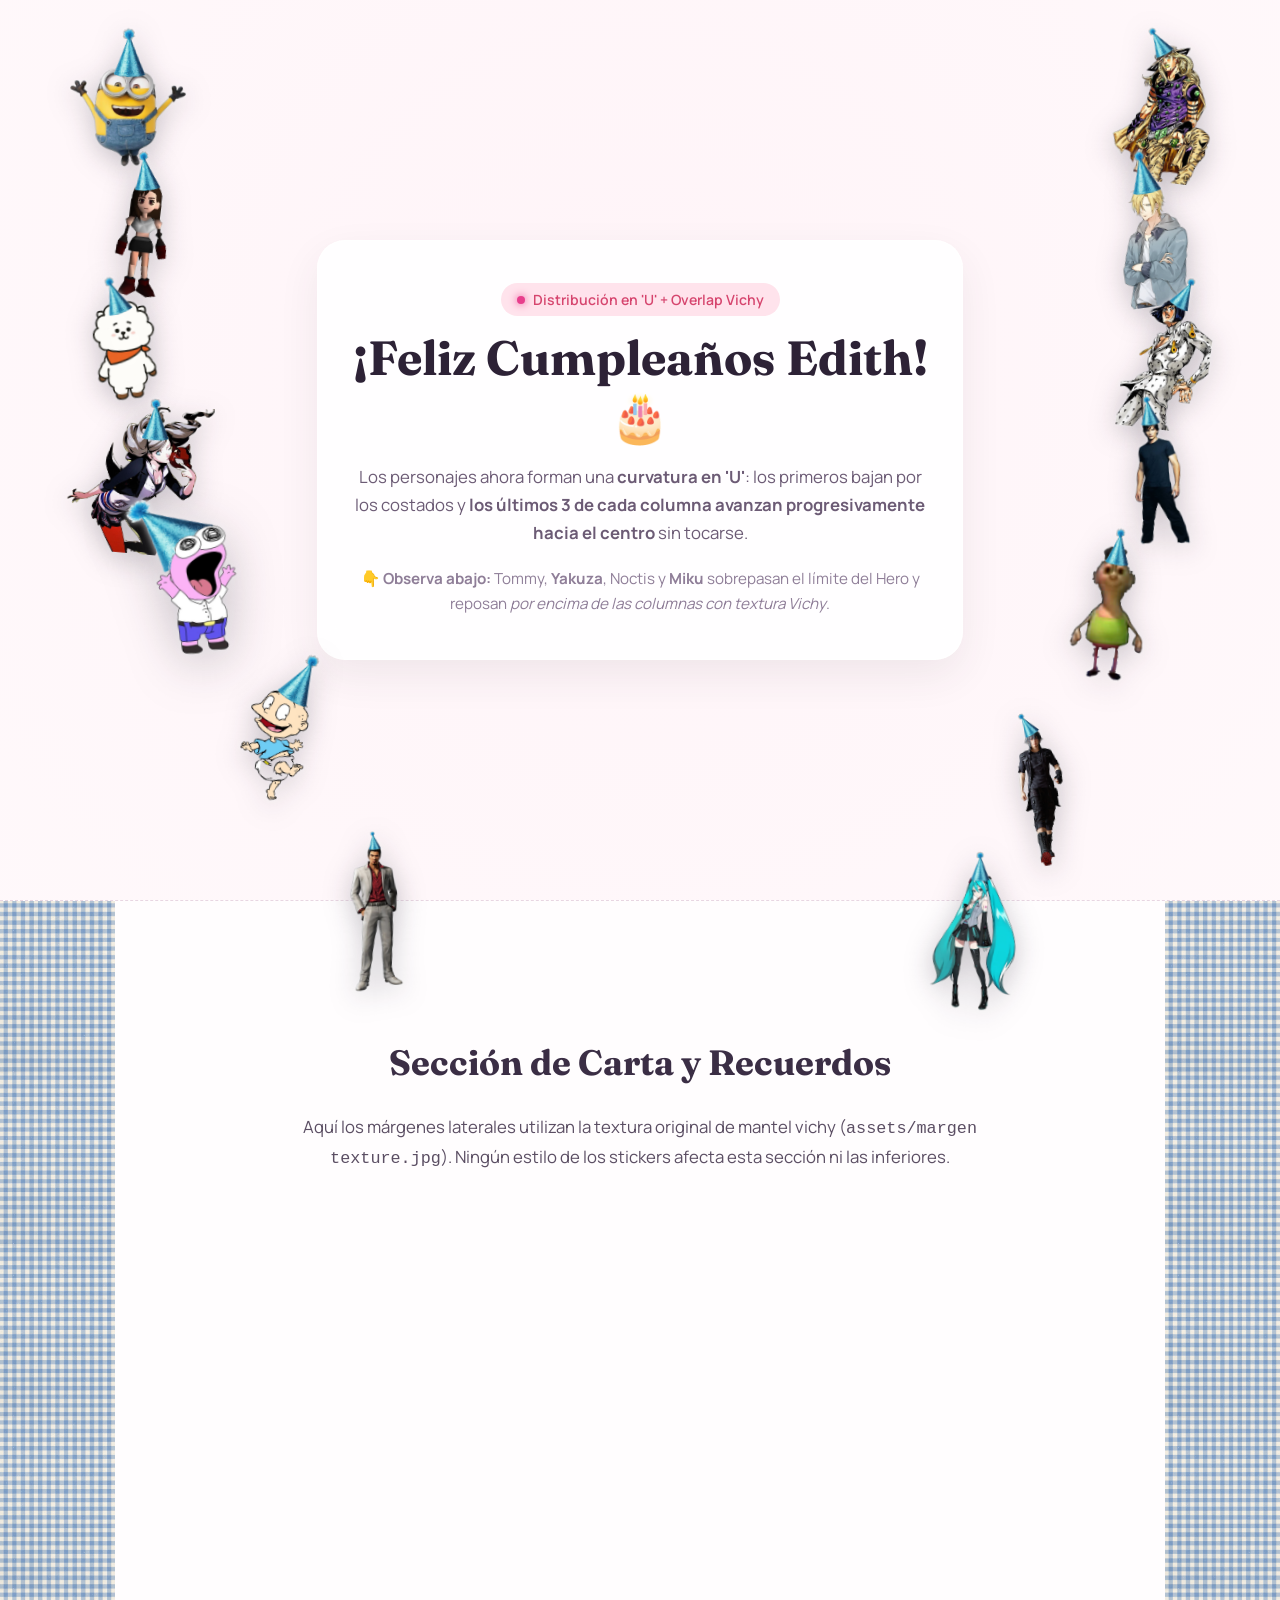
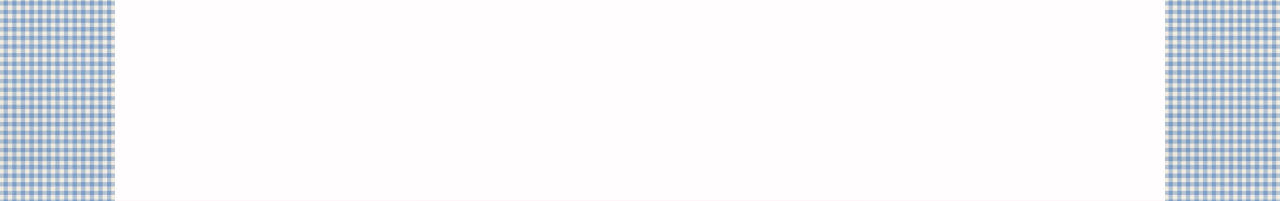
<file: stickers-demo.html>
<!DOCTYPE html>
<html lang="es">
<head>
  <meta charset="UTF-8">
  <meta name="viewport" content="width=device-width, initial-scale=1.0">
  <title>Demostración: Stickers en Hero + Textura Vichy en Secciones Inferiores</title>
  <link rel="preconnect" href="https://fonts.googleapis.com">
  <link rel="preconnect" href="https://fonts.gstatic.com" crossorigin>
  <link href="https://fonts.googleapis.com/css2?family=Fraunces:wght@600;700&family=Manrope:wght@400;500;600;700&display=swap" rel="stylesheet">
  <link rel="stylesheet" href="./css/stickers.css">
  <style>
    body {
      margin: 0;
      padding: 0;
      font-family: 'Manrope', system-ui, sans-serif;
      background: radial-gradient(circle at 50% 20%, #FFF4F8 0%, #FFF9FB 60%, #EBF4FA 100%);
      color: #3B2E45;
      overflow-x: hidden;
    }

    /* Simulación de la sección Hero */
    .hero {
      position: relative;
      min-height: 100vh;
      display: flex;
      flex-direction: column;
      align-items: center;
      justify-content: center;
      text-align: center;
      overflow: hidden;
      box-sizing: border-box;
      padding: 2rem 1rem;
    }

    .demo-card {
      background: rgba(255, 255, 255, 0.88);
      backdrop-filter: blur(14px);
      -webkit-backdrop-filter: blur(14px);
      border: 1px solid rgba(255, 255, 255, 0.9);
      border-radius: 28px;
      padding: 42px 32px;
      max-width: 580px;
      box-shadow: 0 16px 40px rgba(59, 46, 69, 0.08);
      position: relative;
      z-index: 5;
    }

    h1 {
      font-family: 'Fraunces', serif;
      font-size: clamp(2.1rem, 4.5vw, 3rem);
      margin: 12px 0 14px 0;
      color: #2D2236;
    }

    p {
      line-height: 1.65;
      color: #6C5B75;
      font-size: 1.05rem;
      margin-bottom: 20px;
    }

    .status-badge {
      display: inline-flex;
      align-items: center;
      gap: 8px;
      padding: 7px 16px;
      border-radius: 99px;
      background: #FFE3EC;
      color: #D6456E;
      font-weight: 600;
      font-size: 0.88rem;
    }

    .status-dot {
      width: 8px;
      height: 8px;
      background: #E83E8C;
      border-radius: 50%;
      box-shadow: 0 0 8px #E83E8C;
    }

    /* Simulación de la sección inferior con textura Vichy intacta */
    .flanked-content {
      position: relative;
      width: 100%;
      min-height: 100vh;
      background: #FFFDFE;
      border-top: 1px dashed #E8D6E2;
      padding: 80px 20px;
      box-sizing: border-box;
      display: flex;
      flex-direction: column;
      align-items: center;
    }

    .side-flank-col {
      position: absolute;
      top: 0;
      bottom: 0;
      width: clamp(40px, 9vw, 135px);
      pointer-events: none;
      z-index: 0;
    }

    .side-flank-col--left { left: 0; }
    .side-flank-col--right { right: 0; }

    .side-flank {
      position: sticky;
      top: 0;
      height: 100vh;
      width: 100%;
      background-image: url('assets/margen%20texture.jpg');
      background-repeat: repeat-y;
      background-size: 115px auto;
      opacity: 0.92;
      pointer-events: none;
    }

    .section-content {
      max-width: 680px;
      text-align: center;
      position: relative;
      z-index: 2;
    }
  </style>
</head>
<body>

  <!-- ============================================================
       1. SECCIÓN PRINCIPAL: HERO CON STICKERS ASIMÉTRICOS
       ============================================================ -->
  <section class="hero" id="hero">

    <!-- Margen Lateral Izquierdo (7 Personajes Asimétricos) -->
    <aside class="sticker-margin sticker-margin--left" id="margin-left" aria-label="Personajes izquierda">
      <!-- 1. Minion (Arriba) -->
      <button type="button" class="sticker-item" data-sound="minion" aria-label="Minion">
        <img src="assets/Personajes/minion.png" alt="Minion" class="sticker-img">
      </button>

      <!-- 2. Tifa -->
      <button type="button" class="sticker-item" data-sound="tifa" aria-label="Tifa">
        <img src="assets/Personajes/tifa.png" alt="Tifa" class="sticker-img">
      </button>

      <!-- 3. Jin -->
      <button type="button" class="sticker-item" data-sound="jin" aria-label="Jin">
        <img src="assets/Personajes/jin.png" alt="Jin" class="sticker-img">
      </button>

      <!-- 4. Annie -->
      <button type="button" class="sticker-item" data-sound="annie" aria-label="Annie">
        <img src="assets/Personajes/annie.png" alt="Annie" class="sticker-img">
      </button>

      <!-- 5. Pim con gorro -->
      <button type="button" class="sticker-item" data-sound="pim-gorro" aria-label="Pim con gorro">
        <img src="assets/Personajes/pim-gorro.png" alt="Pim con gorro" class="sticker-img sticker-img--pim">
      </button>

      <!-- 6. Tommy -->
      <button type="button" class="sticker-item" data-sound="tommy" aria-label="Tommy">
        <img src="assets/Personajes/tommy.png" alt="Tommy" class="sticker-img">
      </button>

      <!-- 7. Yakuza (DEBE ir pegado hasta abajo) -->
      <button type="button" class="sticker-item sticker-item--bottom-pinned" data-sound="yakuza" aria-label="Yakuza">
        <img src="assets/Personajes/yakuza.png" alt="Yakuza" class="sticker-img">
      </button>
    </aside>

    <!-- Margen Lateral Derecho (7 Personajes Asimétricos) -->
    <aside class="sticker-margin sticker-margin--right" id="margin-right" aria-label="Personajes derecha">
      <!-- 1. Gyro (Arriba) -->
      <button type="button" class="sticker-item" data-sound="gyro" aria-label="Gyro">
        <img src="assets/Personajes/gyro.png" alt="Gyro" class="sticker-img">
      </button>

      <!-- 2. Ash -->
      <button type="button" class="sticker-item" data-sound="ash" aria-label="Ash">
        <img src="assets/Personajes/ash.png" alt="Ash" class="sticker-img">
      </button>

      <!-- 3. Bruno -->
      <button type="button" class="sticker-item" data-sound="bruno" aria-label="Bruno">
        <img src="assets/Personajes/bruno.png" alt="Bruno" class="sticker-img">
      </button>

      <!-- 4. Clark -->
      <button type="button" class="sticker-item" data-sound="clark" aria-label="Clark">
        <img src="assets/Personajes/clark.png" alt="Clark" class="sticker-img">
      </button>

      <!-- 5. Hamudd -->
      <button type="button" class="sticker-item" data-sound="hamudd" aria-label="Hamudd">
        <img src="assets/Personajes/hamudd.png" alt="Hamudd" class="sticker-img">
      </button>

      <!-- 6. Noctis (Parte inferior) -->
      <button type="button" class="sticker-item" data-sound="noctis" aria-label="Noctis">
        <img src="assets/Personajes/noctis.png" alt="Noctis" class="sticker-img">
      </button>

      <!-- 7. Miku (Parte inferior / Pegada al fondo) -->
      <button type="button" class="sticker-item sticker-item--bottom-pinned" data-sound="miku" aria-label="Hatsune Miku">
        <img src="assets/Personajes/miku.png" alt="Hatsune Miku" class="sticker-img">
      </button>
    </aside>

    <!-- Tarjeta Central de la Bienvenida -->
    <div class="demo-card">
      <div class="status-badge">
        <span class="status-dot"></span>
        Distribución en 'U' + Overlap Vichy
      </div>
      <h1>¡Feliz Cumpleaños Edith! 🎂</h1>
      <p>
        Los personajes ahora forman una <strong>curvatura en 'U'</strong>: los primeros bajan por los costados y <strong>los últimos 3 de cada columna avanzan progresivamente hacia el centro</strong> sin tocarse.
      </p>
      <p style="font-size: 0.95rem; color: #8F7E98; margin-bottom: 0;">
        👇 <strong>Observa abajo:</strong> Tommy, <strong>Yakuza</strong>, Noctis y <strong>Miku</strong> sobrepasan el límite del Hero y reposan <em>por encima de las columnas con textura Vichy</em>.
      </p>
    </div>
  </section>

  <!-- ============================================================
       2. SECCIONES SIGUIENTES: MÁRGENES VICHY INTACTOS
       ============================================================ -->
  <div class="flanked-content" id="flanked-content">
    <div class="side-flank-col side-flank-col--left">
      <div class="side-flank"></div>
    </div>
    <div class="side-flank-col side-flank-col--right">
      <div class="side-flank"></div>
    </div>

    <div class="section-content">
      <h2 style="font-family: 'Fraunces', serif; font-size: 2.2rem; margin-top: 60px;">Sección de Carta y Recuerdos</h2>
      <p style="margin-top: 18px; color: #5B4E63;">
        Aquí los márgenes laterales utilizan la textura original de mantel vichy (<code>assets/margen texture.jpg</code>). Ningún estilo de los stickers afecta esta sección ni las inferiores.
      </p>
    </div>
  </div>

  <script src="./js/stickers.js"></script>
</body>
</html>
</file>
<file: css/style.css>
/* ============================================================
   HOJA DE ESTILOS PRINCIPAL
   Importa los módulos de diseño de la página de Edith
   ============================================================ */

@import url('./variables.css');
@import url('./loader.css');
@import url('./components.css');
@import url('./stickers.css');
</file>
<file: css/stickers.css>
/* ============================================================
   ESTILOS DE MÁRGENES DE STICKERS (HERO SECTION)
   Distribución en 'U': Los 3 personajes inferiores de cada lado
   se curvan hacia el centro y sobrelapan la sección inferior (Vichy)
   ============================================================ */

/* 1. Sección Hero configurada para permitir el desborde inferior (overlap) */
.hero {
  position: relative;
  /* IMPORTANTE: overflow visible para que los stickers inferiores invadan la siguiente sección */
  overflow: visible !important;
  box-sizing: border-box;
  padding-left: clamp(15px, 18vw, 280px) !important;
  padding-right: clamp(15px, 18vw, 280px) !important;
  z-index: 20; /* Garantiza que los stickers pasen POR ENCIMA de la textura Vichy de abajo */
}

/* 2. Contenedores laterales de stickers en Hero */
.sticker-margin {
  position: absolute;
  top: 0;
  bottom: 0;
  height: 100%;
  width: clamp(210px, 20vw, 280px);
  z-index: 25;
  overflow: visible !important; /* Permite a los stickers curvarse libremente hacia el centro */
  display: flex;
  flex-direction: column;
  justify-content: flex-start;
  padding: 20px 8px 10px 8px;
  box-sizing: border-box;
  pointer-events: none; /* Áreas vacías transparentes dejan pasar clics al contenido */
  user-select: none;
  -webkit-user-select: none;
}

.sticker-margin--left {
  left: 6px;
}

.sticker-margin--right {
  right: 0;
  padding-right: 0;
}

/* 3. Items / Stickers individuales */
.sticker-item {
  --tx: 0px;
  --ty: 0px;
  --rot: 0deg;
  position: relative;
  display: flex;
  align-items: center;
  justify-content: center;
  width: 100%;
  max-width: 250px;
  height: clamp(120px, 18vh, 190px);
  margin-top: -38px; /* Overlap controlado vertical */
  pointer-events: auto; /* Activa la interacción y clics */
  cursor: pointer;
  background: transparent;
  border: none;
  padding: 0;
  outline: none;
  isolation: isolate;
  transform-origin: center center;
  transform: translate(var(--tx), var(--ty)) rotate(var(--rot));
  transition: transform 0.24s cubic-bezier(0.175, 0.885, 0.32, 1.275),
              filter 0.24s ease,
              z-index 0s;
  will-change: transform, filter;
}

.sticker-item:first-child {
  margin-top: 0;
}

/* 4. Comportamiento y estética de las imágenes PNG */
.sticker-img {
  max-width: 100%;
  max-height: 100%;
  width: auto;
  height: auto;
  object-fit: contain;
  display: block;
  pointer-events: auto;
  /* Relieve de calcomanía física con silueta blanca y sombra de profundidad */
  filter: drop-shadow(0 6px 14px rgba(25, 15, 35, 0.26))
          drop-shadow(0 0 2px rgba(255, 255, 255, 0.9));
  transition: filter 0.22s ease, transform 0.22s cubic-bezier(0.175, 0.885, 0.32, 1.275);
  -webkit-user-drag: none;
}

/* Ajuste proporcional para Pim con gorro */
.sticker-item[data-sound="pim-gorro"] .sticker-img,
.sticker-img--pim {
  transform: scale(1.8);
  transform-origin: center center;
}

/* 5. Escalonamiento de Capas (z-index) */
.sticker-item:nth-child(1) { z-index: 11; }
.sticker-item:nth-child(2) { z-index: 12; }
.sticker-item:nth-child(3) { z-index: 13; }
.sticker-item:nth-child(4) { z-index: 14; }
.sticker-item:nth-child(5) { z-index: 15; }
.sticker-item:nth-child(6) { z-index: 16; }
.sticker-item:nth-child(7) { z-index: 17; }

/* ============================================================
   DISTRIBUCIÓN EN 'U' ASIMÉTRICA Y NATURAL
   Las últimas 3 imágenes se desplazan progresivamente hacia el centro
   y sobrepasan el borde inferior para invadir la textura Vichy
   ============================================================ */

/* --- LATERAL IZQUIERDO (7 Personajes) --- */
/* 1. Minion (Arriba izquierda) */
.sticker-margin--left .sticker-item:nth-child(1) {
  align-self: flex-start;
  --tx: -6px;
  --rot: -6deg;
}

/* 2. Tifa */
.sticker-margin--left .sticker-item:nth-child(2) {
  align-self: flex-end;
  --tx: 10px;
  --rot: 7deg;
}

/* 3. Jin */
.sticker-margin--left .sticker-item:nth-child(3) {
  align-self: flex-start;
  --tx: -8px;
  --rot: -7deg;
}

/* 4. Annie */
.sticker-margin--left .sticker-item:nth-child(4) {
  align-self: center;
  --tx: 8px;
  --rot: 5deg;
}

/* 5. Pim con gorro (INICIA LA CURVATURA EN 'U' HACIA EL CENTRO) */
.sticker-margin--left .sticker-item:nth-child(5) {
  align-self: flex-end;
  --tx: clamp(45px, 5.5vw, 90px);
  --ty: 6px;
  --rot: -5deg;
}

/* 6. Tommy (MÁS HACIA EL CENTRO Y BAJANDO AL BORDE INFERIOR) */
.sticker-margin--left .sticker-item:nth-child(6) {
  align-self: flex-end;
  --tx: clamp(115px, 12vw, 185px);
  --ty: clamp(20px, 3vh, 38px);
  --rot: 8deg;
}

/* 7. Yakuza (MÁXIMA INVASIÓN CENTRAL + SOBRELAPA LA SECCIÓN INFERIOR VICHY) */
.sticker-margin--left .sticker-item:nth-child(7),
.sticker-margin--left .sticker-item--bottom-pinned {
  align-self: flex-end;
  margin-top: auto !important;
  margin-bottom: 0;
  --tx: clamp(180px, 19vw, 290px);
  /* ty positivo empuja a Yakuza fuera del Hero, descansando sobre la textura Vichy */
  --ty: clamp(40px, 6vh, 75px);
  --rot: -4deg;
  z-index: 22; /* Se coloca sobre la costura de secciones y sobre la textura */
}


/* --- LATERAL DERECHO (7 Personajes) --- */
/* 1. Gyro (Arriba derecha) */
.sticker-margin--right .sticker-item:nth-child(1) {
  align-self: flex-end;
  --tx: 10px;
  --rot: 7deg;
}

/* 2. Ash */
.sticker-margin--right .sticker-item:nth-child(2) {
  align-self: flex-end;
  --tx: -4px;
  --rot: -8deg;
}

/* 3. Bruno */
.sticker-margin--right .sticker-item:nth-child(3) {
  align-self: flex-end;
  --tx: 12px;
  --rot: 7deg;
}

/* 4. Clark */
.sticker-margin--right .sticker-item:nth-child(4) {
  align-self: flex-end;
  --tx: -2px;
  --rot: -5deg;
}

/* 5. Hamudd (INICIA LA CURVATURA EN 'U' HACIA EL CENTRO) */
.sticker-margin--right .sticker-item:nth-child(5) {
  align-self: flex-start;
  --tx: clamp(-45px, -5.5vw, -90px);
  --ty: 6px;
  --rot: 6deg;
}

/* 6. Noctis (MÁS HACIA EL CENTRO Y BAJANDO AL BORDE INFERIOR) */
.sticker-margin--right .sticker-item:nth-child(6) {
  align-self: flex-start;
  margin-top: auto !important;
  --tx: clamp(-115px, -12vw, -185px);
  --ty: clamp(20px, 3vh, 38px);
  --rot: -7deg;
}

/* 7. Miku (MÁXIMA INVASIÓN CENTRAL + SOBRELAPA LA SECCIÓN INFERIOR VICHY) */
.sticker-margin--right .sticker-item:nth-child(7),
.sticker-margin--right .sticker-item--bottom-pinned {
  align-self: flex-start;
  margin-top: -46px !important;
  margin-bottom: 0;
  --tx: clamp(-180px, -19vw, -290px);
  /* ty positivo empuja a Miku sobre la textura Vichy de la sección inferior */
  --ty: clamp(40px, 6vh, 75px);
  --rot: 5deg;
  z-index: 22; /* Se coloca sobre la costura de secciones y sobre la textura */
}

/* ============================================================
   EFECTOS INTERACTIVOS: HOVER Y CLIC EN POSICIÓN EN 'U'
   ============================================================ */

/* Al pasar el cursor, el sticker conserva su traslación de la 'U' pero sobresale a z-index 99 */
.sticker-item:hover,
.sticker-item:focus-visible {
  transform: translate(var(--tx), var(--ty)) scale(1.16) rotate(calc(var(--rot) * 0.35)) !important;
  z-index: 99 !important;
  transition: transform 0.22s cubic-bezier(0.175, 0.885, 0.32, 1.275);
}

.sticker-item:hover .sticker-img,
.sticker-item:focus-visible .sticker-img {
  filter: drop-shadow(0 16px 32px rgba(25, 15, 35, 0.44))
          drop-shadow(0 0 6px rgba(255, 255, 255, 0.98));
}

/* Feedback táctil al clic (escala 0.93 en su posición) */
.sticker-item:active,
.sticker-item.is-clicked {
  transform: translate(var(--tx), var(--ty)) scale(0.93) rotate(var(--rot)) !important;
  transition: transform 0.08s ease-in-out;
}

.sticker-item.is-clicked .sticker-img {
  animation: stickerPopU 0.35s cubic-bezier(0.175, 0.885, 0.32, 1.275);
}

/* Ajuste de escala específico para Pim con gorro para que mantenga su proporción */
.sticker-item[data-sound="pim-gorro"].is-clicked .sticker-img,
.sticker-item.is-clicked .sticker-img--pim {
  animation: stickerPopPim 0.35s cubic-bezier(0.175, 0.885, 0.32, 1.275) !important;
}

@keyframes stickerPopPim {
  0%   { transform: scale(1.65); }
  45%  { transform: scale(2.15); }
  100% { transform: scale(1.8); }
}

@keyframes stickerPopU {
  0%   { transform: scale(0.93); }
  45%  { transform: scale(1.2); }
  100% { transform: scale(1.14); }
}

/* Partículas de notas musicales y chispas al hacer clic en un sticker */
.sticker-note {
  position: absolute;
  pointer-events: none;
  font-size: 1.35rem;
  font-weight: 700;
  line-height: 1;
  z-index: 100;
  user-select: none;
  animation: stickerNoteFloat 0.75s cubic-bezier(0.2, 0.8, 0.3, 1) forwards;
  will-change: transform, opacity;
  text-shadow: 0 2px 8px rgba(0, 0, 0, 0.25);
}

@keyframes stickerNoteFloat {
  0% {
    transform: translate(-50%, -50%) scale(0.4) rotate(0deg);
    opacity: 1;
  }
  50% {
    opacity: 0.95;
    transform: translate(calc(-50% + var(--nx)), calc(-50% + var(--ny) * 0.55)) scale(1.28) rotate(var(--nr));
  }
  100% {
    transform: translate(calc(-50% + var(--nx) * 1.35), calc(-50% + var(--ny))) scale(0.9) rotate(calc(var(--nr) * 1.6));
    opacity: 0;
  }
}

/* ============================================================
   RESPONSIVIDAD Y CURVATURA ADAPTATIVA
   ============================================================ */
@media (max-width: 1200px) {
  .sticker-margin {
    width: clamp(170px, 18vw, 220px);
  }
  .sticker-item {
    max-width: 190px;
    height: clamp(105px, 16vh, 150px);
    margin-top: -30px;
  }
  /* Curvatura en pantallas medianas */
  .sticker-margin--left .sticker-item:nth-child(5) { --tx: 40px; }
  .sticker-margin--left .sticker-item:nth-child(6) { --tx: 90px; }
  .sticker-margin--left .sticker-item:nth-child(7) { --tx: 140px; --ty: 35px; }

  .sticker-margin--right .sticker-item:nth-child(5) { --tx: -40px; }
  .sticker-margin--right .sticker-item:nth-child(6) { --tx: -90px; }
  .sticker-margin--right .sticker-item:nth-child(7) { --tx: -140px; --ty: 35px; }

  .hero {
    padding-left: clamp(15px, 17vw, 200px) !important;
    padding-right: clamp(15px, 17vw, 200px) !important;
  }
}

@media (max-width: 900px) {
  .sticker-margin {
    width: 115px;
    padding: 10px 4px;
  }
  .sticker-item {
    max-width: 110px;
    height: clamp(75px, 13vh, 105px);
    margin-top: -22px;
  }
  /* Curvatura compacta para tablet */
  .sticker-margin--left .sticker-item:nth-child(5) { --tx: 24px; }
  .sticker-margin--left .sticker-item:nth-child(6) { --tx: 52px; }
  .sticker-margin--left .sticker-item:nth-child(7) { --tx: 80px; --ty: 22px; }

  .sticker-margin--right .sticker-item:nth-child(5) { --tx: -24px; }
  .sticker-margin--right .sticker-item:nth-child(6) { --tx: -52px; }
  .sticker-margin--right .sticker-item:nth-child(7) { --tx: -80px; --ty: 22px; }

  .hero {
    padding-left: 100px !important;
    padding-right: 100px !important;
  }
}

@media (max-width: 640px) {
  .sticker-margin {
    width: 70px;
    padding: 6px 2px;
    opacity: 0.92;
  }
  .sticker-item {
    max-width: 68px;
    height: clamp(50px, 11vh, 72px);
    margin-top: -14px;
  }
  .sticker-margin--left .sticker-item:nth-child(5) { --tx: 12px; }
  .sticker-margin--left .sticker-item:nth-child(6) { --tx: 25px; }
  .sticker-margin--left .sticker-item:nth-child(7) { --tx: 38px; --ty: 15px; }

  .sticker-margin--right .sticker-item:nth-child(5) { --tx: -12px; }
  .sticker-margin--right .sticker-item:nth-child(6) { --tx: -25px; }
  .sticker-margin--right .sticker-item:nth-child(7) { --tx: -38px; --ty: 15px; }

  .hero {
    padding-left: 65px !important;
    padding-right: 65px !important;
  }
}
</file>
